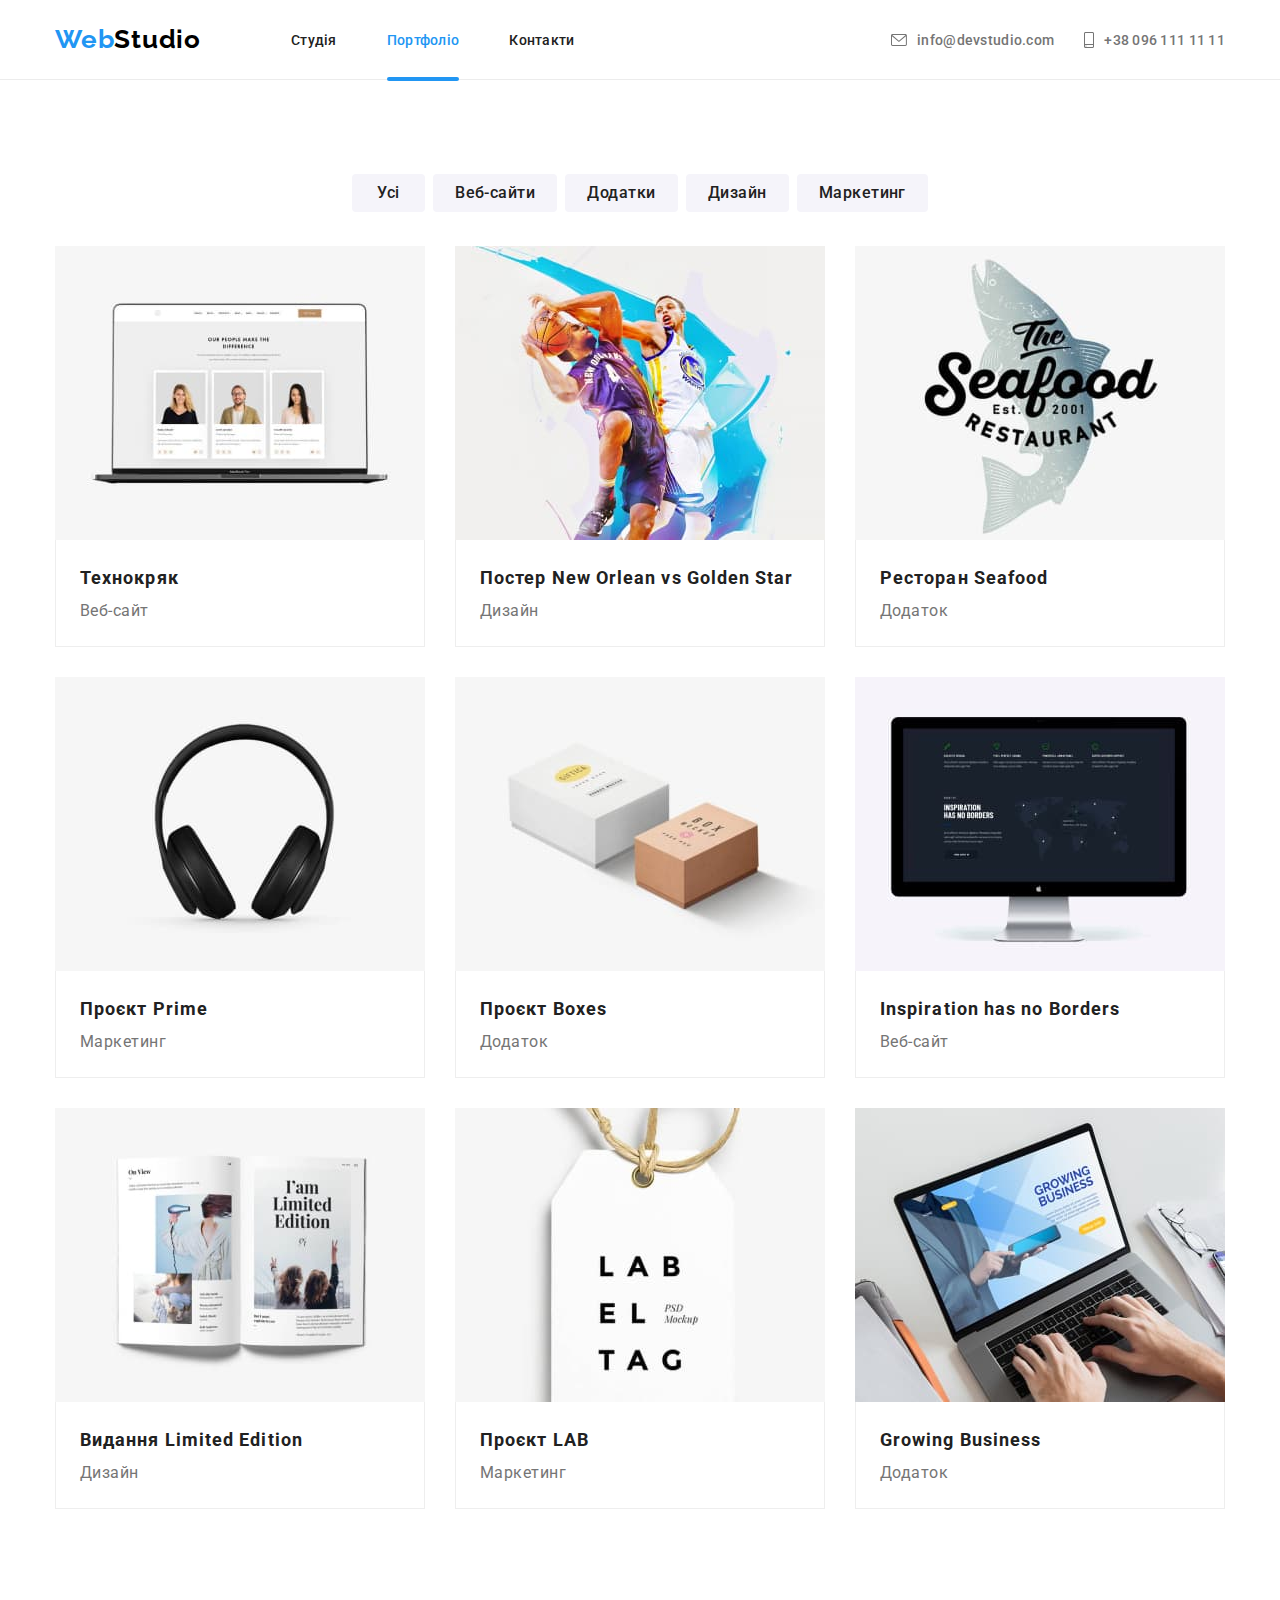
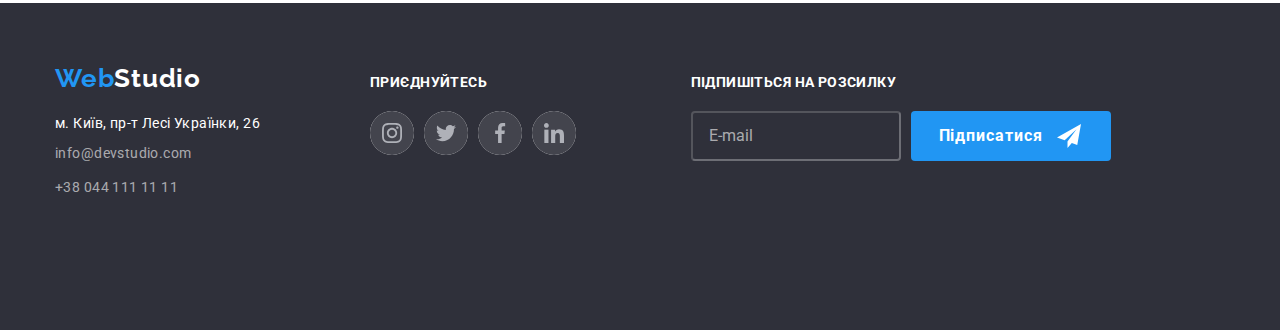
<file: portfolio.html>
<!DOCTYPE html>
<html lang="ua">
  <head>
    <meta charset="UTF-8" />
    <meta http-equiv="X-UA-Compatible" content="IE=edge" />
    <meta name="viewport" content="width=device-width, initial-scale=1.0" />
    <title>WebStudio</title>
    <link rel="preconnect" href="https://fonts.googleapis.com" />
    <link rel="preconnect" href="https://fonts.gstatic.com" crossorigin />
    <link
      href="https://fonts.googleapis.com/css2?family=Montserrat:wght@400;700&family=Raleway:wght@700&family=Roboto:wght@400;500;700;900&display=swap"
      rel="stylesheet"
    />
    <link
      rel="stylesheet"
      href="https://cdnjs.cloudflare.com/ajax/libs/modern-normalize/1.1.0/modern-normalize.min.css"
    />
    <link rel="stylesheet" href="./css/main.min.css" />
    <!-- <link rel="stylesheet" href="./css/styles.css" /> -->
  </head>

  <header class="header">
    <div class="container main-nav">
      <nav class="header__navigation">
        <a class="logo link" href="./index.html">
          <span class="logo">Web</span
          ><span class="logo logo--studio">Studio</span></a
        >
        <button
          class="menu-toggle js-open-menu"
          aria-expanded="false"
          aria-controls="mobile-menu"
        >
          <svg
            width="24"
            height="24"
            fill="currentColor"
            viewBox="0 0 20 20"
            xmlns="./images/icons.svg#icon-menu_24px"
          >
            <path
              fill-rule="evenodd"
              d="M3 5a1 1 0 011-1h12a1 1 0 110 2H4a1 1 0 01-1-1zM3 10a1 1 0 011-1h12a1 1 0 110 2H4a1 1 0 01-1-1zM3 15a1 1 0 011-1h12a1 1 0 110 2H4a1 1 0 01-1-1z"
              clip-rule="evenodd"
            ></path>
          </svg>
        </button>
        <ul class="header-list list link">
          <li class="header-list__menu">
            <a href="./index.html" class="header-list__link link"
              >Студія</a
            >
          </li>
          <li class="header-list__menu">
            <a href="./portfolio.html" class="header-list__link current link"
              >Портфоліо</a
            >
          </li>
          <li class="header-list__menu">
            <a href="#" class="header-list__link link">Контакти</a>
          </li>
        </ul>
      </nav>
      <ul class="header-contacts list">
        <li class="header-contacts__item">
          <a
            href="mailto:info@devstudio.com"
            class="header-contacts__link link"
          >
            <svg class="header-contacts__icon">
              <use href="./images/icons.svg#icon-envelope"></use>
            </svg>
            info@devstudio.com
          </a>
        </li>
        <li class="header-contacts__item">
          <a href="tel:+380961111111" class="header-contacts__link link">
            <svg class="header-contacts__icontel">
              <use href="./images/icons.svg#icon-smartphone"></use>
            </svg>
            +38 096 111 11 11
          </a>
        </li>
      </ul>
    </div>
  </header>
    <main>
      <section class="portfolio-menu">
        <div class="container">
          <h1 class="menu__title visually-hidden">Наші роботи</h1>
          <ul class="menu-list">
            <li class="menu-list__item list">
              <button class="menu-list__btn" type="button">Усі</button>
            </li>
            <li class="menu-list__item list">
              <button class="menu-list__btn" type="button">Веб-сайти</button>
            </li>
            <li class="menu-list__item list">
              <button class="menu-list__btn" type="button">Додатки</button>
            </li>
            <li class="menu-list__item list">
              <button class="menu-list__btn" type="button">Дизайн</button>
            </li>
            <li class="menu-list__item list">
              <button class="menu-list__btn" type="button">Маркетинг</button>
            </li>
          </ul>
          <ul class="grid list">
            <li class="grid__item">
              <a class="product link" href="#">
                <img class="product__pic" src="./images/img11.jpg" alt="Технокряк" width="370" height="295" />
                <div class="product__overlay">
                  <p class="product__overlay-text">
                    Ресурс пропонує комплексні пропозиції з різним рівнем функціоналу та сервісів.
                    Все це дозволить відвідувачу отримати вичерпні відомості про компанію чи
                    приватну особу.
                  </p>
                </div>

                <div class="product-box">
                  <h2 class="product__name">Технокряк</h2>
                  <p class="product__description">Веб-сайт</p>
                </div>
              </a>
            </li>
            <li class="grid__item">
              <a class="product link" href="#">
                <img class="product__pic" src="./images/img12.jpg" alt="Постер" width="370" height="295" />
                <div class="product-box">
                  <h2 class="product__name">
                    Постер <span lang="en">New Orlean vs Golden Star</span>
                  </h2>
                  <p class="product__description">Дизайн</p>
                </div>
              </a>
            </li>
            <li class="grid__item">
              <a class="product link" href="#">
                <img class="product__pic" src="./images/img13.jpg" alt="Ресторан" width="370" height="295" />
                <div class="product-box">
                  <h2 class="product__name">Ресторан <span lang="en">Seafood</span></h2>
                  <p class="product__description">Додаток</p>
                </div>
              </a>
            </li>
            <li class="grid__item">
              <a class="product link" href="#">
                <img class="product__pic" src="./images/img14.jpg" alt="Проєкт" width="370" height="295" />
                <div class="product-box">
                  <h2 class="product__name">Проєкт <span lang="en">Prime</span></h2>
                  <p class="product__description">Маркетинг</p>
                </div>
              </a>
            </li>
            <li class="grid__item">
              <a class="product link" href="#">
                <img class="product__pic" src="./images/img15.jpg" alt="Проєкт" width="370" height="295" />
                <div class="product-box">
                  <h2 class="product__name">Проєкт <span lang="en">Boxes</span></h2>
                  <p class="product__description">Додаток</p>
                </div>
              </a>
            </li>
            <li class="grid__item">
              <a class="product link" href="#">
                <img class="product__pic" src="./images/img16.jpg" alt="Сайт" width="370" height="295" />
                <div class="product-box">
                  <h2 class="product__name" lang="en">Inspiration has no Borders</h2>
                  <p class="product__description">Веб-сайт</p>
                </div>
              </a>
            </li>
            <li class="grid__item">
              <a class="product link" href="#">
                <img class="product__pic" src="./images/img17.jpg" alt="Видання" width="370" height="295" />
                <div class="product-box">
                  <h2 class="product__name">Видання <span lang="en">Limited Edition</span></h2>
                  <p class="product__description">Дизайн</p>
                </div>
              </a>
            </li>
            <li class="grid__item">
              <a class="product link" href="#">
                <img class="product__pic" src="./images/img18.jpg" alt="Проєкт" width="370" height="295" />
                <div class="product-box">
                  <h2 class="product__name">Проєкт <span lang="en">LAB</span></h2>
                  <p class="product__description">Маркетинг</p>
                </div>
              </a>
            </li>
            <li class="grid__item">
              <a class="product link" href="#">
                <img class="product__pic" src="./images/img19.jpg" alt="Додаток" width="370" height="295" />
                <div class="product-box">
                  <h2 class="product__name" lang="en">Growing Business</h2>
                  <p class="product__description">Додаток</p>
                </div>
              </a>
            </li>
          </ul>
        </div>
      </section>
    </main>
    <footer class="footer">
      <div class="container">
        <div class="footer-box">
          <div class="footer-box__element">
          <div class="footer-contacts">
            <a href="./index.html" class="logo link"
              ><span class="logo">Web</span
              ><span class="logo--studio-footer">Studio</span></a
            >
            <address class="footer-contacts">
              <ul class="footer-contacts__list list">
                <li class="footer-contacts__item">
                  <a
                    class="footer-contacts__link link"
                    href="https://goo.gl/maps/2xeQcar8ADR583f39"
                    target="_blank"
                    rel="noopener noreferrer"
                  >
                    м. Київ, пр-т Лесі Українки, 26 <br
                  /></a>
                </li>
                <li class="footer-contacts__item">
                  <a
                    class="footer-contacts__link-mail link"
                    href="mailto:info@devstudio.com"
                    >info@devstudio.com</a
                  >
                </li>
                <li class="footer-contacts__item">
                  <a class="footer-contacts__link-tel link" href="tel:+380441111111"
                    >+38 044 111 11 11</a
                  >
                </li>
              </ul>
            </address>
          </div>

          <div class="footer-social">
            <p class="footer-social__title">приєднуйтесь</p>
            <ul class="social-icons social-icons--footer list">
              <li class="social-icons__item">
                <a href="#" class="social-icons__link social-icons__link--footer">
                  <svg class="social-icons__pic">
                    <use href="./images/icons.svg#icon-instagram-2"></use>
                  </svg>
                </a>
              </li>
              <li class="social-icons__item">
                <a href="#" class="social-icons__link social-icons__link--footer">
                  <svg class="social-icons__pic">
                    <use href="./images/icons.svg#icon-twitter-1"></use>
                  </svg>
                </a>
              </li>
              <li class="social-icons__item">
                <a href="#" class="social-icons__link social-icons__link--footer">
                  <svg class="social-icons__pic">
                    <use href="./images/icons.svg#icon-facebook-1"></use>
                  </svg>
                </a>
              </li>
              <li class="social-icons__item">
                <a href="#" class="social-icons__link social-icons__link--footer">
                  <svg class="social-icons__pic">
                    <use href="./images/icons.svg#icon-linkedin-1"></use>
                  </svg>
                </a>
              </li>
            </ul>
          </div>
        </div>
          <div class="footer-invite">
            <p class="footer-invite__title">Підпишіться на розсилку</p>
            <form class="footer-invite__form">
              <div class="footer-invite__wrapper">
                <label class="footer-invite__field" for="user_email">
                  <input
                    class="footer-invite__input"
                    type="email"
                    name="user_email"
                    minlength="3"
                    maxlength="25"
                    placeholder="E-mail"
                  />
                </label>
                <div class="modal-wrapper">
                  <button class="modal-btn-send-footer">Підписатися</button>
                  <svg class="footer-form-icons">
                    <use href="./images/icons.svg#icon-icon-send"></use>
                  </svg>
                </div>
              </div>
            </form>
          </div>
        </div>
      </div>
    </footer>
  </body>
</html>
</file>
<file: css/styles.css>
/* :root {
  --first-title-color: #ffffff;
  --second-title-color: #212121;
  --first-btn-background-color: #2196f3;
  --second-btn-background-color: #f5f4fa;
} */
/* body {
  font-family: 'Roboto', sans-serif;
  background-color: #ffffff;
} */
/* .list {
  list-style: none;
  padding: 0;
  margin: 0;
}
.link {
  text-decoration: none;
} */
/* img {
  display: block;
} */
/* .container {
  width: 1200px;
  padding-left: 15px;
  padding-right: 15px;
  margin-left: auto;
  margin-right: auto;
} */
/* h1,
h2,
h3,
p {
  margin: 0px;
}
ul,
ol {
  margin: 0px;
  padding: 0px;
}
button {
  padding: 0px;
  border: none;
} */
/*-------------------------------------Header------------------------------------------------*/
/* .header {
  background-color: #ffffff;
  border-bottom: 1px solid#ECECEC;
  height: 80px;
}
.header__container {
  width: 1200px;
  padding-left: 15px;
  padding-right: 15px;
  padding-top: 24px;
  padding-bottom: 24px;
  margin-left: auto;
  margin-right: auto;
}
.main-nav {
  display: flex;
  align-items: center;
  justify-content: space-between;
}

.header__logo {
  font-family: 'Raleway';
  font-weight: 700;
  font-size: 26px;
  line-height: 1.19;
  letter-spacing: 0.03em;
  color: #2196f3;
}
.header__logo--studio {
  color: black;
}

.header-list {
  display: flex;
  margin-left: 94px;
}
.header-list__menu {
  font-weight: 500;
  font-size: 14px;
  line-height: calc(16 / 14);
  letter-spacing: 0.02em;
  color: #212121;
  margin-right: 50px;

  transition: color 250ms cubic-bezier(0.4, 0, 0.2, 1);
}
.header-list__link {
  position: relative;

  padding-top: 32px;
  padding-bottom: 32px;
  padding-left: 0;
  padding-right: 0;
}
.header-list__menu:last-child {
  margin-right: 0px;
}
.current {
  color: #2196f3;
}
.header-list__menu:hover {
  color: #2196f3;
}
.header-list__menu:focus {
  color: #2196f3;
}
.current::after {
  position: absolute;
  content: '';
  bottom: 0;
  left: 0;
  display: block;
  width: 100%;
  height: 4px;
  border-radius: 2px 2px;

  background-color: #2196f3;
}

.header-contacts {
  display: flex;
  margin-left: auto;
}
.header-contacts__item {
  margin-left: 30px;
  margin-right: 0px;
}

.header-contacts__link {
  display: flex;
  justify-content: center;
  align-items: center;
  font-weight: 500;
  font-size: 14px;
  line-height: calc(16 / 14);
  letter-spacing: 0.02em;
  color: #757575;

  transition: color 250ms cubic-bezier(0.4, 0, 0.2, 1);
}

.header-contacts__item:last-child {
  margin-right: 0px;
}

.header-contacts__link:hover,
.header-contacts__link:focus {
  color: #2196f3;
}

.header-contacts__icon {
  width: 16px;
  height: 12px;
  fill: currentColor;
  background: #ffffff;
  margin-right: 10px;
}

.header-contacts__icontel {
  width: 10px;
  height: 16px;
  fill: currentColor;
  background: #ffffff;
  margin-right: 10px;
} */
/*-------------------------------------main page------------------------------------------------*/

/*-------------------------------------about----------------------------------------------------*/
/* .about {
  padding-top: 200px;
  padding-bottom: 200px;
  background-color: #2f303a;
}
.overlay {
  max-width: 1600px;
  height: 600px;
  margin-left: auto;
  margin-right: auto;
  background-image: linear-gradient(
      to right,
      rgba(47, 48, 58, 0.4),
      rgba(47, 48, 58, 0.4)
    ),
    url(../images/Img20.jpg);
  background-repeat: no-repeat;
  background-position: center;
  background-size: cover;
}
/* .about-container {
  text-align: center;
  margin-top: 0px;
/* } */
/* .about__title {
  font-weight: 900;
  font-size: 44px;
  line-height: 1.36;
  text-align: center;
  letter-spacing: 0.06em;
  text-transform: uppercase;
  color: var(--first-title-color);
  margin-top: 0px;
  margin-bottom: 0px;
  width: 690px;
  margin-left: auto;
  margin-right: auto;
}
.about__btn {
  background: var(--first-btn-background-color);
  padding: 10px 32px;
  font-weight: 700;
  font-size: 16px;
  line-height: 1.88;
  display: flex;
  align-items: center;
  text-align: center;
  letter-spacing: 0.06em;
  color: #ffffff;
  margin-top: 30px;
  margin-left: auto;
  margin-right: auto;
  border: 0;
  border-radius: 4px;
  cursor: pointer;

  transition: background-color 250ms cubic-bezier(0.4, 0, 0.2, 1);
}
.about__btn:hover {
  background-color: #0f7fdb;
}
.about__btn:focus {
  background-color: #0f7fdb;
}  */

/*-------------------------------------Benefits-------------------------------------------*/
/* .benefits {
  background-color: #ffffff;
  padding-top: 94px;
  padding-bottom: 0;
  margin-top: 0px;
  margin-bottom: 94px;
}

.visually-hidden {
  position: absolute;
  white-space: nowrap;
  width: 1px;
  height: 1px;
  overflow: hidden;
  border: 0;
  padding: 0;
  clip: rect(0 0 0 0);
  clip-path: inset(50%);
  margin: -1px;
}
.benefits-list {
  display: flex;
  margin-top: 0px;
  margin-bottom: 0px;
}
.benefits-list__item:last-child {
  margin-right: 0px;
}
.benefits-list__item::before {
  content: '';
  display: block;
  background-color: #f5f4fa;
  border-radius: 4px;
  height: 120px;
  background-repeat: no-repeat;
  background-size: 70px 70px;
  background-position: center;
  margin-bottom: 30px;
}
.benefits-list__item {
  width: 270px;
  margin-right: 30px;
}
.benefits-list__title {
  font-weight: 700;
  font-size: 14px;
  line-height: 1.14;
  letter-spacing: 0.03em;
  text-transform: uppercase;
  color: var(--second-title-color);
  margin-top: 0px;
  margin-bottom: 0px;
}

.benefits-list__icon-ant::before {
  background-image: url(../images/antenna\ 1.svg);
}
.benefits-list__icon-clock::before {
  background-image: url(../images/clock\ 1.svg);
}
.benefits-list__icon-diagram::before {
  background-image: url(../images/diagram\ 1.svg);
}
.benefits-list__icon-astr::before {
  background-image: url(../images/astronaut\ 1.svg);
}

.benefits-list__text {
  font-size: 14px;
  line-height: 1.71;
  letter-spacing: 0.03em;
  color: #757575;
  margin-top: 10px;
} */
/*----------------------------------------img-----------------------------------------*/
/* .img {
  background: #ffffff;
  padding-top: 0px;
  padding-bottom: 94px;
}

.img__title {
  font-weight: 700;
  font-size: 36px;
  line-height: 1.16;
  text-align: center;
  letter-spacing: 0.03em;
  color: var(--second-title-color);
  margin-top: 0px;
  margin-bottom: 50px;
}
.img__list {
  display: flex;
  margin-top: 0px;
  /*margin-bottom: 94px; */
/* }
.img__item {
  position: relative;
  width: 370px;
  margin-right: 30px;
}
.img__item:only-child {
  margin-right: 0;
}

.img__overlay-box {
  position: absolute;
  bottom: 0;
  display: flex;
  width: 100%;
  height: 70px;
  align-items: center;
  justify-content: center;
  background-color: rgba(47, 48, 58, 0.8);
}

.img__overlay-title {
  color: #ffffff;
  text-transform: uppercase;
  font-weight: 700;
  font-size: 14px;
  line-height: 1.14;
  letter-spacing: 0.03em;
  text-align: center;
} */ */

/*--------------------------------------staff------------------------------------------------*/
/* .staff {
  background-color: #f5f4fa;
  padding-top: 94px;
  padding-bottom: 94px;
}

.staff__title-top {
  font-weight: 700;
  font-size: 36px;
  line-height: 1.16;
  text-align: center;
  letter-spacing: 0.03em;
  color: var(--second-title-color);
  margin-top: 0px;
  margin-bottom: 0px;
}
.staff-list {
  display: flex;
  margin-top: 50px;
  justify-content: center;
}
.staff-list__item {
  width: 270px;
  margin-right: 30px;
  background-color: #ffffff;
  box-shadow: 0px 1px 3px rgba(0, 0, 0, 0.12), 0px 1px 1px rgba(0, 0, 0, 0.14),
    0px 2px 1px rgba(0, 0, 0, 0.2);
  border-radius: 0px 0px 4px 4px;
}
.staff-list__item:last-child {
  margin-right: 0;
}
.staff-list__title {
  font-family: 'Roboto';
  font-style: normal;
  font-weight: 500;
  font-size: 16px;
  line-height: 1.18;
  letter-spacing: 0.03em;
  color: var(--second-title-color);
  text-align: center;
  margin-top: 0px;
  margin-bottom: 0px;
  padding-top: 30px;
}
.staff-list__text {
  font-weight: 400;
  font-size: 16px;
  line-height: 1.18;
  letter-spacing: 0.03em;
  color: #757575;
  text-align: center;
  margin-top: 10px;
  margin-bottom: 16px;
  padding-bottom: 0px;
}
.staff-icons {
  display: flex;
  gap: 10px;
  padding-left: 32px;
  padding-right: 32px;
  margin-bottom: 30px;
}
.staff-icons__item {
  width: 44px;
  height: 44px;
  border-radius: 50%;
  background-color: #ffffff;
}
.staff-icons__link {
  display: flex;
  justify-content: center;
  align-items: center;
  border-radius: 50%;

  width: 100%;
  height: 100%;

  transition: background-color 250ms cubic-bezier(0.4, 0, 0.2, 1);
}
.staff-icons__link:hover {
  background-color: #2196f3;
}

.staff-icons__pic {
  fill: #afb1b8;
  width: 20px;
  height: 20px;

  transition: fill 250ms cubic-bezier(0.4, 0, 0.2, 1);
}
.staff-icons__link:hover .staff-icons__pic {
  fill: #ffffff;
} */
/*-------------------------------------Customers------------------------------------------------*/
/* .customers {
  background-color: #ffffff;
  padding-top: 94px;
  padding-bottom: 94px;
  margin-left: auto;
  margin-right: auto;
}

.customers__title {
  font-weight: 700;
  font-size: 36px;
  line-height: 1.16;
  text-align: center;
  letter-spacing: 0.03em;
  color: var(--second-title-color);
  margin-top: 0px;
  margin-bottom: 0px;
}
.customers-list {
  display: flex;
  flex-wrap: wrap;
  gap: 30px;
  padding-bottom: 0px;
  padding-top: 50px;
}
.customers-list__item {
  height: 92px;
  width: calc((100% - 30px * 5) / 6);
}

.customers-list__link {
  display: flex;
  justify-content: center;
  align-items: center;
  text-align: center;
  width: 100%;
  height: 100%;
  border: 1px solid #afb1b8;
  border-radius: 4px;
  background-color: #ffffff;

  transition: border-color 250ms cubic-bezier(0.4, 0, 0.2, 1);
}
.customers-list__link:hover {
  border-color: #2196f3;
}
.customers-list__link:hover .customers-list__icon {
  fill: #2196f3;
}
.customers-list__icon {
  width: 106px;
  height: 60px;
  fill: #afb1b8;

  transition: fill 250ms cubic-bezier(0.4, 0, 0.2, 1);
} */

/*-------------------------------------Portfolio------------------------------------------------*/
/*-------------------------------------menu------------------------------------------------*/
/* .menu {
  padding-top: 94px;
  padding-bottom: 94px;
  background-color: #ffffff;
}
.menu__title {
  position: absolute;
  white-space: nowrap;
  width: 1px;
  height: 1px;
  overflow: hidden;
  border: 0;
  padding: 0;
  clip: rect(0 0 0 0);
  clip-path: inset(50%);
  margin: -1px;
}
.menu-list {
  display: flex;
  justify-content: center;

  margin-bottom: 34px;
}
.menu-list__item {
  margin-right: 8px;
  margin-bottom: 0px;
}
.menu-list__item:last-child {
  margin-right: 0px;
}

.menu-list__btn {
  display: inline-block;
  font-family: inherit;
  font-weight: 500;
  font-size: 16px;
  line-height: 1.62;
  text-align: center;
  letter-spacing: 0.03em;
  color: #212121;
  background-color: #f5f4fa;
  border-radius: 4px;
  padding: 6px 22px;
  min-width: 73px;
  border: none;
  cursor: pointer;

  transition: background-color 250ms cubic-bezier(0.4, 0, 0.2, 1),
    color 250ms cubic-bezier(0.4, 0, 0.2, 1);
}
.menu-list__btn:hover {
  background-color: var(--first-btn-background-color);
  color: #ffffff;
}
.menu-list__btn:focus {
  background-color: #f5f4fa;
  color: #000;
} */
/*---------------------------------------projects-------------------------------------------*/
/* .grid {
  display: flex;
  flex-wrap: wrap;
  gap: 30px;
}
.grid__item {
  width: 370px;
  background-color: #ffffff;

  transition: transform 250ms cubic-bezier(0.4, 0, 0.2, 1);
}

.grid__item:nth-child(3n) {
  margin-right: 0px;
}
.grid__item:nth-last-child(-n + 3) {
  margin-bottom: 0px;
}
.grid__item:hover .product__overlay {
  transform: translateX(0%);
}
.grid__item:hover .product__overlay-text {
  transform: translateX(0%);
} */
/* 
.product__overlay {
  position: absolute;
  top: 0;
  left: 0;
  display: block;
  width: 370px;
  height: 295px;
  background-color: rgba(33, 150, 243, 0.9);

  transform: translateY(100%);
  transition: transform 250ms cubic-bezier(0.4, 0, 0.2, 1);
} */
/* .product {
  position: relative;
  display: block;
  overflow: hidden;

  transition: box-shadow 250ms cubic-bezier(0.4, 0, 0.2, 1);
}

.product:hover {
  box-shadow: 0px 1px 1px rgba(0, 0, 0, 0.12), 0px 4px 4px rgba(0, 0, 0, 0.06),
    1px 4px 6px rgba(0, 0, 0, 0.16);
} */
/* .product__overlay-text {
  display: block;
  color: #ffffff;
  font-weight: 400;
  font-size: 18px;
  line-height: 1.33;
  text-align: left;
  letter-spacing: 0.03em;

  padding: 63px 24px;
  overflow: hidden;

  opacity: 1;
  transform: translateY(100%);
  transition: transform 250ms cubic-bezier(0.4, 0, 0.2, 1);
} */

/* .product-box {
  position: relative;

  border: 1px solid#EEEEEE;
  background-color: white;
  border-top: 0;
  padding: 20px 0;
}

.product__name {
  font-weight: 700;
  font-size: 18px;
  line-height: 2;
  letter-spacing: 0.06em;
  color: var(--second-title-color);
  padding-left: 24px;
  padding-left: 24px;
}
.product__description {
  font-weight: 400;
  font-size: 16px;
  line-height: calc(30 / 16);
  letter-spacing: 0.03em;
  color: #757575;
  padding-left: 24px;
  padding-left: 24px;
} */
/*-------------------------------------------------------Footer----------------------------------*/
/* .footer {
  background-color: #2f303a;
  padding-top: 60px;
  padding-bottom: 60px;
}
.footer-box {
  display: flex;
  align-items: baseline;
}
.footer-contacts {
  margin-right: 70px;
}

.footer-logo {
  font-family: 'Raleway';
  font-weight: 700;
  font-size: 26px;
  line-height: 1.19;
  letter-spacing: 0.03em;
  color: #2196f3;
  display: inline-block;
}
.footer-logo-s {
  color: black;
  display: inline-block;
}

.footer-contacts__link:hover {
  color: #2196f3;
}
.footer-contacts__link:focus {
  color: #2196f3;
}
.footer-contacts__link-mail:hover {
  color: #2196f3;
}
.footer-contacts__link-mail:focus {
  color: #2196f3;
}
.footer-contacts__link-tel:hover {
  color: #2196f3;
}
.footer-contacts__link-tel:focus {
  color: #2196f3;
}
.footer-contacts__link {
  font-style: normal;
  font-size: 14px;
  line-height: 1.17;
  letter-spacing: 0.03em;
  color: #ffffff;

  transition: color 250ms cubic-bezier(0.4, 0, 0.2, 1);
}
.footer-contacts__link-mail {
  font-style: normal;
  font-size: 14px;
  line-height: 1.71;
  letter-spacing: 0.03em;
  color: rgba(255, 255, 255, 0.6);

  transition: color 250ms cubic-bezier(0.4, 0, 0.2, 1);
} */
/* .footer-contacts__link-tel {
  font-style: normal;
  font-size: 14px;
  line-height: 1.71;
  letter-spacing: 0.03em;
  color: rgba(255, 255, 255, 0.6);

  transition: color 250ms cubic-bezier(0.4, 0, 0.2, 1);
}
.footer-contacts__logo {
  color: #2196f3;
}
.footer-contacts__logo--studio {
  color: #ffffff;
}
.footer-contacts__list {
  display: inline-block;
  margin-top: 20px;
  padding-left: 0px;
}
.footer-contacts__item {
  margin-bottom: 10px;
}
.footer-social {
  margin-right: 93px;
}
.footer-invite__title {
  font-weight: 700;
  font-size: 14px;
  line-height: 1.14;
  text-align: left;
  letter-spacing: 0.03em;
  color: var(--first-title-color);
  text-transform: uppercase;
  margin-top: 0px;
  margin-bottom: 20px; */
/* }
/* .social-list {
  display: flex;
  gap: 10px;
  /* padding-left: 32px;
  padding-right: 32px; */
  /* margin-bottom: 30px; */
/* }  */
/* .footer-social__title {
  font-weight: 700;
  font-size: 14px;
  line-height: 1.14;
  text-align: left;
  letter-spacing: 0.03em;
  color: var(--first-title-color);
  text-transform: uppercase;
  margin-top: 0px;
  margin-bottom: 20px;
} */
/* .social-list__item {
  width: 44px;
  height: 44px;
  border-radius: 50%;
  background-color: #43444d;
}

.social-list__icon {
  fill: #eeeeee;
  width: 20px;
  height: 20px;
}

.footer-invite__wrapper {
  display: flex;
  align-items: center;
  justify-content: center;
  gap: 12px;
/* } */
/* .footer-invite__input {
  width: 358px;
  height: 50px;
  color: #eeeeee;
  border-color: rgba(255, 255, 255, 0.3);
  background-color: transparent;
  border-radius: 4px;
  padding-left: 16px;
}
.footer-invite__input::placeholder {
  color: rgba(255, 255, 255, 0.6);
  padding-top: 15px;
  padding-bottom: 15px;
} */
/* .modal-wrapper {
  position: relative; */
/* }
.modal-btn-send-footer {
  background: var(--first-btn-background-color);
  width: 200px;
  padding-top: 10px;
  padding-bottom: 10px;
  padding-left: 28px;
  padding-right: 0px;

  font-weight: 700;
  font-size: 16px;
  line-height: 1.87;
  display: inline-flex;
  align-items: center;
  text-align: center;
  letter-spacing: 0.06em;
  color: #ffffff;
  margin-top: 0px;
  margin-left: auto;
  margin-right: auto;
  border: 0;
  border-radius: 4px;
  cursor: pointer;

  transform: background-color 250ms cubic-bezier(0.4, 0, 0.2, 1);
}
.modal-btn-send-footer:hover {
  background-color: #0f7fdb;
} */
/* .footer-form-icons {
  position: absolute;
  bottom: 50%;
  right: 15%;
  transform: translateY(50%);

  display: block;
  width: 24px;
  height: 24px;
  fill: #eeeeee;

  margin-left: 10px;
}  */
/*---------------------------------------------modal---------------------------------------------------*/
/* .backdrop {
  position: fixed;
  top: 0;
  left: 0;
  width: 100%;
  height: 100%;
  background-color: rgba(0, 0, 0, 0.2);

  opacity: 1;
  transition: opacity 250ms cubic-bezier(0.4, 0, 0.2, 1);
}
.backdrop.is-hidden {
  opacity: 0;
  visibility: visible;
  pointer-events: none;
}
.backdrop.is-hidden .modal {
  transform: translate(-50%, -50%) scale(0.9);
}

.modal {
  position: absolute;
  top: 50%;
  left: 50%;
  width: 528px;
  height: 581px;
  background-color: #ffffff;
  border-radius: 4px;
  padding: 40px;

  transform: translate(-50%, -50%) scale(1);
  transition: transform 250ms cubic-bezier(0.4, 0, 0.2, 1);
}
.modal-btn-close {
  position: absolute;
  top: 8px;
  right: 8px;
  width: 30px;
  height: 30px;
  border: 1px solid rgba(0, 0, 0, 0.1);
  border-radius: 50%;
  background-color: #ffffff;
  cursor: pointer;
}
.modal-img {
  display: flex;
  justify-content: center;
  align-items: center;
  width: 18px;
  height: 18px;
  fill: #000000;
  margin-left: auto;
  margin-right: auto;
}

/*---------------------------------------------modal form---------------------------------------------------*/
/* .modal__title {
  text-align: center;

  font-weight: 700;
  font-size: 20px;
  line-height: 1.15;
  letter-spacing: 0.03em;
  color: #212121;
  margin-bottom: 12px;
}

.modal-group__field {
  display: block;
  margin-bottom: 10px;
} */
/* .modal-group__input {
  width: 100%;
  height: 40px;
  background-color: transparent;
  padding-left: 42px;
  border: 1px solid rgba(33, 33, 33, 0.2);
  border-radius: 4px;
  font-size: 12px;
  line-height: calc(1 / 12);
  letter-spacing: 0.01em;
  margin-top: 4px;

  transition: outline-color 250ms cubic-bezier(0.4, 0, 0.2, 1),
    fill 250ms cubic-bezier(0.4, 0, 0.2, 1);
}
.modal-group__input:focus {
  outline-color: #2196f3;
}
.modal-group__input:focus + .modal-group__pic {
  fill: #2196f3;
}

.modal-group__text {
  font-weight: 400;
  font-size: 12px;
  line-height: 1;
  letter-spacing: 0.01em;
  color: #757575;
  text-align: left;
}
.modal-group__textarea {
  resize: none;
  max-width: 448px;
  max-height: 120px;
  border-color: rgba(33, 33, 33, 0.2);
  font-size: 12px;
  line-height: calc(1 / 12);
  letter-spacing: 0.01em;
  border-radius: 4px;
  padding: 12px 16px;
}
.modal-group__textarea:focus {
  outline-color: #2196f3;
} */
/* .modal-group__textarea::placeholder {
  font-weight: 400;
  font-size: 12px;
  line-height: calc(1 / 12);
  letter-spacing: 0.01em;
  text-align: left;
  color: rgba(117, 117, 117, 0.5);
  text-align: left;
}
.checkbox {
  margin-top: 20px;
}

.checkbox__input {
  appearance: none;
}
.checkbox__input-noagree {
  position: absolute;
  top: 50%;
  left: 5%;
  transform: translateY(-50%);
  display: inline-block;
  width: 16px;
  height: 15px;
  border-radius: 4px;
  border: 2px solid#212121;
}

.checkbox__input:checked + .checkbox__input-noagree {
  background-image: url(../images/icon\ check.svg);
  background-color: #2196f3;
  fill: #ffffff;
  background-size: contain;
  background-origin: border-box;
  background-position: center;
  border-color: #2196f3;
}

.checkbox__field {
  position: relative;
  display: flex;
  justify-content: center;
  align-items: center;
  gap: 7px;
}
.checkbox__text {
  font-weight: 400;
  font-size: 14px;
  line-height: 1;
  letter-spacing: 0.01em;
  color: #757575;
  text-align: left;
} */
/* .checkbox__agreement {
  font-weight: 400;
  font-size: 14px;
  line-height: 1.71;
  letter-spacing: 0.01em;
  color: #2196f3;
  border-bottom: 1px solid #2196f3;
  text-underline-position: 1px, under;
  text-align: left;
}
.modal-group__icons {
  position: relative;
  display: block;
}
.modal-group__pic {
  position: absolute;
  top: 50%;
  left: 12px;
  width: 18px;
  height: 18px;

  transform: translateY(-50%);
}
.modal-btn-send {
  background: var(--first-btn-background-color);
  padding: 10px 52px;
  font-weight: 700;
  font-size: 16px;
  line-height: 1.87;
  display: flex;
  align-items: center;
  text-align: center;
  letter-spacing: 0.06em;
  color: #ffffff;
  margin-top: 30px;
  margin-left: auto;
  margin-right: auto;
  border: 0;
  border-radius: 4px;
  cursor: pointer;
  transition: background-color 250ms cubic-bezier(0.4, 0, 0.2, 1);
} */

/* .modal-btn-send:hover {
  background-color: #0f7fdb;
}
.modal-btn-send:focus {
  background-color: #0f7fdb;
} */
</file>
<file: css/main.min.css>
:root{--first-title-color: #ffffff;--second-title-color: #212121;--first-btn-background-color: #2196f3;--second-btn-background-color: #f5f4fa}h1,h2,h3,p{margin:0px}ul,ol{margin:0px;padding:0px}button{padding:0px;border:none}img{display:block;max-width:100%;height:auto;-o-object-fit:cover;object-fit:cover;-o-object-position:center;object-position:center}html{scroll-behavior:smooth}.list{list-style:none;padding:0;margin:0}.link{text-decoration:none}body{font-family:"Roboto",sans-serif;background-color:#fff}img{display:block}.container{width:100%;padding-left:15px;padding-right:15px;margin-left:auto;margin-right:auto}@media screen and (min-width: 768px){.container{max-width:738px}}@media screen and (min-width: 1200px){.container{max-width:1200px}}.header{background-color:#fff;border-bottom:1px solid #ececec;height:60px;display:-webkit-box;display:-ms-flexbox;display:flex;-webkit-box-align:center;-ms-flex-align:center;align-items:center}@media screen and (min-width: 768px){.header{height:80px}}@media screen and (min-width: 768px){.main-nav{display:-webkit-box;display:-ms-flexbox;display:flex;-webkit-box-align:center;-ms-flex-align:center;align-items:center}}.header__navigation{display:-webkit-box;display:-ms-flexbox;display:flex;-webkit-box-align:center;-ms-flex-align:center;align-items:center}.header-list{display:none}@media screen and (min-width: 768px){.header-list{display:-webkit-box;display:-ms-flexbox;display:flex;margin-left:90px}}.header-list__menu{font-weight:500;font-size:14px;line-height:1.1428571429;letter-spacing:.02em;color:#212121;margin-right:30px;-webkit-transition:color 250ms cubic-bezier(0.4, 0, 0.2, 1);transition:color 250ms cubic-bezier(0.4, 0, 0.2, 1)}@media screen and (min-width: 1200px){.header-list__menu{margin-right:50px}}.header-list__link{position:relative;color:#212121}.header-list__link.current{color:#2196f3}.header-list__link.current::after{position:absolute;content:"";bottom:-33px;left:0;display:block;width:100%;height:4px;border-radius:2px 2px;background-color:#2196f3}.header-list__menu:hover{color:#2196f3}.header-list__menu:focus{color:#2196f3}.header-list__menu:last-child{margin-right:0px}@media screen and (max-width: 767.98px){.header-contacts{display:none}}@media screen and (min-width: 768px){.header-contacts{margin-left:90px}}@media screen and (min-width: 1200px){.header-contacts{display:-webkit-box;display:-ms-flexbox;display:flex;-webkit-box-align:center;-ms-flex-align:center;align-items:center;margin-left:auto}}@media screen and (min-width: 768px){.header-contacts__item:not(:last-child){margin-bottom:10px}}@media screen and (min-width: 1200px){.header-contacts__item{margin-left:30px;margin-bottom:0px}.header-contacts__item:not(:last-child){margin-bottom:0px}}.header-contacts__link{display:-webkit-box;display:-ms-flexbox;display:flex;-webkit-box-align:center;-ms-flex-align:center;align-items:center;font-weight:500;font-size:14px;line-height:1.1428571429;letter-spacing:.02em;color:#757575;-webkit-transition:color 250ms cubic-bezier(0.4, 0, 0.2, 1);transition:color 250ms cubic-bezier(0.4, 0, 0.2, 1)}.header-contacts__link:hover,.header-contacts__link:focus{color:#2196f3}.header-contacts__icon{width:16px;height:12px;fill:currentColor;background:#fff;margin-right:10px}.header-contacts__icontel{width:10px;height:16px;fill:currentColor;background:#fff;margin-right:10px}.logo{font-family:"Raleway";font-weight:700;font-size:26px;line-height:1.19;letter-spacing:.03em;color:#2196f3}.logo--studio{color:#000}.logo--studio-footer{color:#fff}.title{font-weight:700;font-size:28px;line-height:1.1785714286;text-align:center;letter-spacing:.03em;color:var(--second-title-color);margin-bottom:30px}@media screen and (min-width: 768px){.title{font-weight:700;font-size:28px;line-height:1.1785714286;text-align:center;letter-spacing:.03em;color:var(--second-title-color);margin-bottom:30px}}@media screen and (min-width: 1200px){.title{font-weight:700;font-size:36px;line-height:1.1666666667;text-align:center;letter-spacing:.03em;color:var(--second-title-color);margin-bottom:50px}}.about{padding-top:118px;padding-bottom:118px;background-color:#2f303a}@media screen and (min-width: 1200px){.about{padding-top:200px;padding-bottom:200px}}.about__title{font-weight:900;font-size:26px;line-height:1.6153846154;text-align:center;letter-spacing:.06em;text-transform:uppercase;color:var(--first-title-color);margin-top:0px;margin-bottom:0px;margin-left:auto;margin-right:auto}@media screen and (min-width: 768px){.about__title{width:360px}}@media screen and (min-width: 1200px){.about__title{font-size:44px;line-height:1.36;width:696px}}.about__btn{background:var(--first-btn-background-color);padding:10px 32px;font-weight:700;font-size:16px;line-height:1.88;display:-webkit-box;display:-ms-flexbox;display:flex;-webkit-box-align:center;-ms-flex-align:center;align-items:center;text-align:center;letter-spacing:.06em;color:#fff;margin-top:30px;margin-left:auto;margin-right:auto;border:0;border-radius:4px;cursor:pointer;-webkit-transition:background-color 250ms cubic-bezier(0.4, 0, 0.2, 1);transition:background-color 250ms cubic-bezier(0.4, 0, 0.2, 1)}.about__btn:hover{background-color:#0f7fdb}.about__btn:focus{background-color:#0f7fdb}.overlay{max-width:1600px;margin-left:auto;margin-right:auto;background-repeat:no-repeat;background-position:center;background-size:cover;background-image:-webkit-gradient(linear, left top, right top, from(rgba(47, 48, 58, 0.4)), to(rgba(47, 48, 58, 0.4))),url(../images/overlay/img_mob1x.jpg);background-image:linear-gradient(to right, rgba(47, 48, 58, 0.4), rgba(47, 48, 58, 0.4)),url(../images/overlay/img_mob1x.jpg)}@media(min-device-pixel-ratio: 2),(-webkit-min-device-pixel-ratio: 2),(min-resolution: 192dpi),(min-resolution: 2dppx){.overlay{background-image:-webkit-gradient(linear, left top, right top, from(rgba(47, 48, 58, 0.4)), to(rgba(47, 48, 58, 0.4))),url(./images/overlay/img_mob2x.jpg);background-image:linear-gradient(to right, rgba(47, 48, 58, 0.4), rgba(47, 48, 58, 0.4)),url(./images/overlay/img_mob2x.jpg)}}@media screen and (min-width: 768px){.overlay{background-image:-webkit-gradient(linear, left top, right top, from(rgba(47, 48, 58, 0.4)), to(rgba(47, 48, 58, 0.4))),url(../images/overlay/img_tab1x.jpg);background-image:linear-gradient(to right, rgba(47, 48, 58, 0.4), rgba(47, 48, 58, 0.4)),url(../images/overlay/img_tab1x.jpg)}}@media screen and (min-width: 768px)and (min-device-pixel-ratio: 2),screen and (min-width: 768px)and (-webkit-min-device-pixel-ratio: 2),screen and (min-width: 768px)and (min-resolution: 192dpi),screen and (min-width: 768px)and (min-resolution: 2dppx){.overlay{background-image:-webkit-gradient(linear, left top, right top, from(rgba(47, 48, 58, 0.4)), to(rgba(47, 48, 58, 0.4))),url(../images/overlay/img_tab2x.jpg);background-image:linear-gradient(to right, rgba(47, 48, 58, 0.4), rgba(47, 48, 58, 0.4)),url(../images/overlay/img_tab2x.jpg)}}@media screen and (min-width: 1200px){.overlay{background-image:-webkit-gradient(linear, left top, right top, from(rgba(47, 48, 58, 0.4)), to(rgba(47, 48, 58, 0.4))),url(../images/overlay/img_des1x.jpg);background-image:linear-gradient(to right, rgba(47, 48, 58, 0.4), rgba(47, 48, 58, 0.4)),url(../images/overlay/img_des1x.jpg)}}@media screen and (min-width: 1200px)and (min-device-pixel-ratio: 2),screen and (min-width: 1200px)and (-webkit-min-device-pixel-ratio: 2),screen and (min-width: 1200px)and (min-resolution: 192dpi),screen and (min-width: 1200px)and (min-resolution: 2dppx){.overlay{background-image:-webkit-gradient(linear, left top, right top, from(rgba(47, 48, 58, 0.4)), to(rgba(47, 48, 58, 0.4))),url(../images/overlay/img_des2x.jpg);background-image:linear-gradient(to right, rgba(47, 48, 58, 0.4), rgba(47, 48, 58, 0.4)),url(../images/overlay/img_des2x.jpg)}}.visually-hidden{position:absolute;white-space:nowrap;width:1px;height:1px;overflow:hidden;border:0;padding:0;clip:rect(0 0 0 0);-webkit-clip-path:inset(50%);clip-path:inset(50%);margin:-1px}.benefits{background-color:#fff;padding-top:60px;padding-bottom:60px}@media screen and (min-width: 1200px){.benefits{padding-top:94px;padding-bottom:94px}}.benefits-list{display:block}@media screen and (min-width: 768px){.benefits-list{display:-webkit-box;display:-ms-flexbox;display:flex;gap:30px;-ms-flex-wrap:wrap;flex-wrap:wrap}}@media screen and (min-width: 1200px){.benefits-list{display:-webkit-box;display:-ms-flexbox;display:flex;gap:30px;-ms-flex-wrap:nowrap;flex-wrap:nowrap}}.benefits-list__item{width:100%;margin-bottom:30px}@media screen and (min-width: 768px){.benefits-list__item{width:calc((100% - 30px)/2);margin-bottom:0px}.benefits-list__item__item:nth-child(2n){margin-right:0px}}@media screen and (min-width: 1200px){.benefits-list__item{margin-right:0px;margin-bottom:0px}}.benefits-list__item::before{content:"";display:block;background-color:#f5f4fa;border-radius:4px;height:120px;background-repeat:no-repeat;background-size:70px 70px;background-position:center;margin-bottom:30px}.benefits-list__icon-ant::before{background-image:url(../images/antenna\ 1.svg)}.benefits-list__icon-clock::before{background-image:url(../images/clock\ 1.svg)}.benefits-list__icon-diagram::before{background-image:url(../images/diagram\ 1.svg)}.benefits-list__icon-astr::before{background-image:url(../images/astronaut\ 1.svg)}.benefits-list__title{font-weight:700;font-size:14px;line-height:1.1428571429;letter-spacing:.03em;text-transform:uppercase;color:var(--second-title-color);margin-top:0px;margin-bottom:0px;text-align:center}@media screen and (min-width: 768px){.benefits-list__title{text-align:left}}@media screen and (min-width: 1200px){.benefits-list__title{text-align:left}}.benefits-list__text{font-size:14px;line-height:1.7142857143;letter-spacing:.03em;color:#757575;margin-top:10px}@media screen and (min-width: 1200px){.benefits-list{display:-webkit-box;display:-ms-flexbox;display:flex;margin-top:0px;margin-bottom:0px}.benefits-list__item:last-child{margin-right:0px}.benefits-list__item{width:270px;margin-right:0px}.benefits-list__item::before{content:"";display:block;background-color:#f5f4fa;border-radius:4px;height:120px;background-repeat:no-repeat;background-size:70px 70px;background-position:center;margin-bottom:30px}.benefits-list__icon-ant::before{background-image:url(../images/antenna\ 1.svg)}.benefits-list__icon-clock::before{background-image:url(../images/clock\ 1.svg)}.benefits-list__icon-diagram::before{background-image:url(../images/diagram\ 1.svg)}.benefits-list__icon-astr::before{background-image:url(../images/astronaut\ 1.svg)}.benefits-list__title{font-weight:700;font-size:14px;line-height:1.14;letter-spacing:.03em;text-transform:uppercase;color:var(--second-title-color);margin-top:0px;margin-bottom:0px}.benefits-list__text{font-size:14px;line-height:1.71;letter-spacing:.03em;color:#757575;margin-top:10px}}.img{display:none}@media screen and (min-width: 1200px){.img{display:block;background:#fff;padding-top:0px;padding-bottom:94px}.img__list{display:-webkit-box;display:-ms-flexbox;display:flex;margin-top:0px}.img__item{position:relative;width:370px;margin-right:30px}.img__item:only-child{margin-right:0}.img__overlay-box{position:absolute;bottom:0;display:-webkit-box;display:-ms-flexbox;display:flex;width:100%;height:70px;-webkit-box-align:center;-ms-flex-align:center;align-items:center;-webkit-box-pack:center;-ms-flex-pack:center;justify-content:center;background-color:rgba(47,48,58,.8)}.img__overlay-title{color:#fff;text-transform:uppercase;font-weight:700;font-size:14px;line-height:1.14;letter-spacing:.03em;text-align:center}.img .title--img{margin-top:0px;margin-bottom:50px}}.staff{background-color:#f5f4fa;padding-top:60px;padding-bottom:60px}@media screen and (min-width: 1200px){.staff{padding-top:94px;padding-bottom:94px}}.staff-list{margin-left:0px;margin-right:0px}@media screen and (min-width: 768px){.staff-list{display:-webkit-box;display:-ms-flexbox;display:flex;gap:30px;-ms-flex-wrap:wrap;flex-wrap:wrap;-webkit-box-pack:center;-ms-flex-pack:center;justify-content:center}}@media screen and (min-width: 1200px){.staff-list{display:-webkit-box;display:-ms-flexbox;display:flex;-ms-flex-wrap:nowrap;flex-wrap:nowrap;-webkit-box-pack:center;-ms-flex-pack:center;justify-content:center}}.staff-list__item{background-color:#fff;-webkit-box-shadow:0px 1px 3px rgba(0,0,0,.12),0px 1px 1px rgba(0,0,0,.14),0px 2px 1px rgba(0,0,0,.2);box-shadow:0px 1px 3px rgba(0,0,0,.12),0px 1px 1px rgba(0,0,0,.14),0px 2px 1px rgba(0,0,0,.2);border-radius:0px 0px 4px 4px;margin-right:0px}@media screen and (min-width: 767.98px){.staff-list__item:nth-child(2n){margin-right:0}.staff-list__item{width:calc((100% - 30px)/2)}}@media screen and (min-width: 1200px){.staff-list__item:last-child{margin-right:0}}.staff-list__title{font-family:"Roboto";font-style:normal;font-weight:500;font-size:16px;line-height:1.18;letter-spacing:.03em;color:var(--second-title-color);text-align:center;margin-top:0px;margin-bottom:0px;padding-top:30px}.staff-list__text{font-weight:400;font-size:16px;line-height:1.18;letter-spacing:.03em;color:#757575;text-align:center;margin-top:10px;margin-bottom:16px;padding-bottom:0px}.social-icons{display:-webkit-box;display:-ms-flexbox;display:flex;gap:10px;margin-bottom:30px}@media screen and (min-width: 768px){.social-icons{margin-bottom:0px}}@media screen and (min-width: 1200px){.social-icons{margin-bottom:0px}}.social-icons__item{width:44px;height:44px;border-radius:50%;background-color:#fff;margin-bottom:24px}@media screen and (min-width: 1200px){.social-icons__item{margin-bottom:30px}}.social-icons__link{display:-webkit-box;display:-ms-flexbox;display:flex;-webkit-box-pack:center;-ms-flex-pack:center;justify-content:center;-webkit-box-align:center;-ms-flex-align:center;align-items:center;border-radius:50%;width:100%;height:100%;-webkit-transition:background-color 250ms cubic-bezier(0.4, 0, 0.2, 1);transition:background-color 250ms cubic-bezier(0.4, 0, 0.2, 1)}.social-icons__link:hover{background-color:#2196f3}.social-icons__pic{fill:#afb1b8;width:20px;height:20px;-webkit-transition:fill 250ms cubic-bezier(0.4, 0, 0.2, 1);transition:fill 250ms cubic-bezier(0.4, 0, 0.2, 1)}.social-icons__link:hover .social-icons__pic{fill:#fff}.social-icons--staff{padding-left:32px;padding-right:32px;margin-left:auto;margin-right:auto;-webkit-box-pack:center;-ms-flex-pack:center;justify-content:center}.social-icons--footer{display:-webkit-box;display:-ms-flexbox;display:flex;padding-left:0px;padding-right:0px;fill:#fff}.social-icons__link--footer{background-color:#43444d}.social-icons__link--footer:hover{background-color:#2196f3}.customers{background-color:#fff;padding-top:60px;padding-bottom:60px}@media screen and (min-width: 1200px){.customers{padding-top:94px;padding-bottom:94px}}.customers-list{display:-webkit-box;display:-ms-flexbox;display:flex;-ms-flex-wrap:wrap;flex-wrap:wrap;gap:30px;padding-bottom:0px;padding-top:0px}.customers-list__item{height:92px;width:calc((100% - 30px)/2)}@media screen and (min-width: 768px){.customers-list__item{height:92px;width:calc((100% - 60px)/3)}}@media screen and (min-width: 1200px){.customers-list__item{height:92px;width:calc((100% - 150px)/6)}}.customers-list__link{display:-webkit-box;display:-ms-flexbox;display:flex;-webkit-box-pack:center;-ms-flex-pack:center;justify-content:center;-webkit-box-align:center;-ms-flex-align:center;align-items:center;text-align:center;width:100%;height:100%;border:1px solid #afb1b8;border-radius:4px;background-color:#fff;-webkit-transition:border-color 250ms cubic-bezier(0.4, 0, 0.2, 1);transition:border-color 250ms cubic-bezier(0.4, 0, 0.2, 1)}.customers-list__link:hover{border-color:#2196f3}.customers-list__link:hover .customers-list__icon{fill:#2196f3}.customers-list__icon{width:106px;height:60px;fill:#afb1b8;-webkit-transition:fill 250ms cubic-bezier(0.4, 0, 0.2, 1);transition:fill 250ms cubic-bezier(0.4, 0, 0.2, 1)}.portfolio-menu{padding-top:94px;padding-bottom:94px;background-color:#fff}.portfolio-menu__title{position:absolute;white-space:nowrap;width:1px;height:1px;overflow:hidden;border:0;padding:0;clip:rect(0 0 0 0);-webkit-clip-path:inset(50%);clip-path:inset(50%);margin:-1px}.menu-list{display:-webkit-box;display:-ms-flexbox;display:flex;-webkit-box-pack:center;-ms-flex-pack:center;justify-content:center;margin-bottom:34px}.menu-list__item{margin-right:8px;margin-bottom:0px}.menu-list__item:last-child{margin-right:0px}.menu-list__btn{display:inline-block;font-family:inherit;font-weight:500;font-size:16px;line-height:1.62;text-align:center;letter-spacing:.03em;color:#212121;background-color:#f5f4fa;border-radius:4px;padding:6px 22px;min-width:73px;border:none;cursor:pointer;-webkit-transition:background-color 250ms cubic-bezier(0.4, 0, 0.2, 1),color 250ms cubic-bezier(0.4, 0, 0.2, 1);transition:background-color 250ms cubic-bezier(0.4, 0, 0.2, 1),color 250ms cubic-bezier(0.4, 0, 0.2, 1)}.menu-list__btn:hover{background-color:var(--first-btn-background-color);color:#fff}.menu-list__btn:focus{background-color:#f5f4fa;color:#000}.grid{display:-webkit-box;display:-ms-flexbox;display:flex;-ms-flex-wrap:wrap;flex-wrap:wrap;gap:30px}.grid__item{width:370px;background-color:#fff;-webkit-transition:-webkit-transform 250ms cubic-bezier(0.4, 0, 0.2, 1);transition:-webkit-transform 250ms cubic-bezier(0.4, 0, 0.2, 1);transition:transform 250ms cubic-bezier(0.4, 0, 0.2, 1);transition:transform 250ms cubic-bezier(0.4, 0, 0.2, 1), -webkit-transform 250ms cubic-bezier(0.4, 0, 0.2, 1)}.grid__item:nth-child(3n){margin-right:0px}.grid__item:nth-last-child(-n+3){margin-bottom:0px}.grid__item:hover .product__overlay{-webkit-transform:translateX(0%);transform:translateX(0%)}.grid__item:hover .product__overlay-text{-webkit-transform:translateX(0%);transform:translateX(0%)}.product{position:relative;display:block;overflow:hidden;-webkit-transition:-webkit-box-shadow 250ms cubic-bezier(0.4, 0, 0.2, 1);transition:-webkit-box-shadow 250ms cubic-bezier(0.4, 0, 0.2, 1);transition:box-shadow 250ms cubic-bezier(0.4, 0, 0.2, 1);transition:box-shadow 250ms cubic-bezier(0.4, 0, 0.2, 1), -webkit-box-shadow 250ms cubic-bezier(0.4, 0, 0.2, 1)}.product:hover{-webkit-box-shadow:0px 1px 1px rgba(0,0,0,.12),0px 4px 4px rgba(0,0,0,.06),1px 4px 6px rgba(0,0,0,.16);box-shadow:0px 1px 1px rgba(0,0,0,.12),0px 4px 4px rgba(0,0,0,.06),1px 4px 6px rgba(0,0,0,.16)}.product__name{font-weight:700;font-size:18px;line-height:2;letter-spacing:.06em;color:var(--second-title-color);padding-left:24px;padding-left:24px}.product__description{font-weight:400;font-size:16px;line-height:1.875;letter-spacing:.03em;color:#757575;padding-left:24px;padding-left:24px}.product-box{position:relative;border:1px solid #eee;background-color:#fff;border-top:0;padding:20px 0}.product__overlay{position:absolute;top:0;left:0;display:block;width:370px;height:295px;background-color:rgba(33,150,243,.9);-webkit-transform:translateY(100%);transform:translateY(100%);-webkit-transition:-webkit-transform 250ms cubic-bezier(0.4, 0, 0.2, 1);transition:-webkit-transform 250ms cubic-bezier(0.4, 0, 0.2, 1);transition:transform 250ms cubic-bezier(0.4, 0, 0.2, 1);transition:transform 250ms cubic-bezier(0.4, 0, 0.2, 1), -webkit-transform 250ms cubic-bezier(0.4, 0, 0.2, 1)}.product__overlay-text{display:block;color:#fff;font-weight:400;font-size:18px;line-height:1.33;text-align:left;letter-spacing:.03em;padding:63px 24px;overflow:hidden;opacity:1;-webkit-transform:translateY(100%);transform:translateY(100%);-webkit-transition:-webkit-transform 250ms cubic-bezier(0.4, 0, 0.2, 1);transition:-webkit-transform 250ms cubic-bezier(0.4, 0, 0.2, 1);transition:transform 250ms cubic-bezier(0.4, 0, 0.2, 1);transition:transform 250ms cubic-bezier(0.4, 0, 0.2, 1), -webkit-transform 250ms cubic-bezier(0.4, 0, 0.2, 1)}.footer{background-color:#2f303a;padding-top:60px;padding-bottom:60px}.footer-box{display:-webkit-box;display:-ms-flexbox;display:flex;-webkit-box-orient:vertical;-webkit-box-direction:normal;-ms-flex-direction:column;flex-direction:column;-webkit-box-align:baseline;-ms-flex-align:baseline;align-items:baseline}@media screen and (min-width: 1200px){.footer-box{-webkit-box-orient:horizontal;-webkit-box-direction:normal;-ms-flex-direction:row;flex-direction:row}}@media screen and (min-width: 768px){.footer-box .footer-box__element{display:-webkit-box;display:-ms-flexbox;display:flex;-webkit-box-orient:horizontal;-webkit-box-direction:normal;-ms-flex-direction:row;flex-direction:row;margin-left:auto;margin-right:auto;gap:165px;-webkit-box-align:start;-ms-flex-align:start;align-items:flex-start;margin-bottom:60px}}@media screen and (min-width: 1200px){.footer-box .footer-box__element{display:-webkit-box;display:-ms-flexbox;display:flex;-webkit-box-orient:horizontal;-webkit-box-direction:normal;-ms-flex-direction:row;flex-direction:row;-webkit-box-align:baseline;-ms-flex-align:baseline;align-items:baseline;margin-left:0px;margin-right:0px;gap:70px}}.footer-box__element{display:-webkit-box;display:-ms-flexbox;display:flex;padding:0;gap:60px;-webkit-box-orient:vertical;-webkit-box-direction:normal;-ms-flex-direction:column;flex-direction:column;text-align:center;margin-right:auto;margin-left:auto}@media screen and (min-width: 1200px){.footer-box__element{margin-left:0px}}.footer-contacts{text-align:center;margin-right:auto;margin-left:auto}@media screen and (min-width: 1200px){.footer-contacts{text-align:left;padding-right:20px}}.footer-contacts__link:hover{color:#2196f3}.footer-contacts__link:focus{color:#2196f3}.footer-contacts__link-mail:hover{color:#2196f3}.footer-contacts__link-mail:focus{color:#2196f3}.footer-contacts__link-tel:hover{color:#2196f3}.footer-contacts__link-tel:focus{color:#2196f3}.footer-contacts__link{font-style:normal;font-size:14px;line-height:1.17;letter-spacing:.03em;color:#fff;-webkit-transition:color 250ms cubic-bezier(0.4, 0, 0.2, 1);transition:color 250ms cubic-bezier(0.4, 0, 0.2, 1)}.footer-contacts__link-mail{font-style:normal;font-size:14px;line-height:1.71;letter-spacing:.03em;color:rgba(255,255,255,.6);-webkit-transition:color 250ms cubic-bezier(0.4, 0, 0.2, 1);transition:color 250ms cubic-bezier(0.4, 0, 0.2, 1)}.footer-contacts__link-tel{font-style:normal;font-size:14px;line-height:1.71;letter-spacing:.03em;color:rgba(255,255,255,.6);-webkit-transition:color 250ms cubic-bezier(0.4, 0, 0.2, 1);transition:color 250ms cubic-bezier(0.4, 0, 0.2, 1)}.footer-contacts__logo{color:#2196f3}.footer-contacts__logo--studio{color:#fff}.footer-contacts__list{display:inline-block;margin-top:20px;padding-left:0px}.footer-contacts__item{margin-bottom:10px}.footer-social{display:block;margin-left:auto;margin-right:auto}.footer-invite{padding-left:15px;padding-right:15px;margin-left:auto;margin-right:auto;width:100%}@media screen and (min-width: 1200px){.footer-invite{margin-left:93px;margin-right:0px}}@media screen and (min-width: 768px){.footer-invite{margin-left:auto;margin-right:auto;max-width:450px}}.footer-invite__title{font-weight:700;font-size:14px;line-height:1.14;text-align:center;letter-spacing:.03em;color:var(--first-title-color);text-transform:uppercase;padding-left:0px;padding-right:0px;margin-top:0px;margin-bottom:20px}@media screen and (min-width: 1200px){.footer-invite__title{text-align:left}}.footer-invite__field{width:100%;margin-bottom:20px}@media screen and (min-width: 1200px){.footer-invite__field{margin-bottom:0px}}.footer-social__title{font-weight:700;font-size:14px;line-height:1.14;text-align:center;letter-spacing:.03em;color:var(--first-title-color);text-transform:uppercase;margin-top:0px;margin-bottom:20px}@media screen and (min-width: 1200px){.footer-social__title{text-align:left}}.footer-invite__wrapper{display:-webkit-box;display:-ms-flexbox;display:flex;-webkit-box-orient:vertical;-webkit-box-direction:normal;-ms-flex-direction:column;flex-direction:column;-webkit-box-align:center;-ms-flex-align:center;align-items:center;-webkit-box-pack:center;-ms-flex-pack:center;justify-content:center;gap:12px}@media screen and (min-width: 768px){.footer-invite__wrapper{gap:0px}}@media screen and (max-width: 480px){.footer-invite__wrapper{width:100%}}@media screen and (min-width: 1200px){.footer-invite__wrapper{-webkit-box-orient:horizontal;-webkit-box-direction:normal;-ms-flex-direction:row;flex-direction:row;gap:10px;-webkit-box-pack:left;-ms-flex-pack:left;justify-content:left}}.footer-invite__input{width:100%;height:50px;color:#eee;border-color:rgba(255,255,255,.3);background-color:rgba(0,0,0,0);border-radius:4px;padding-left:16px}.footer-invite__input::-webkit-input-placeholder{color:rgba(255,255,255,.6);padding-top:15px;padding-bottom:15px}.footer-invite__input::-moz-placeholder{color:rgba(255,255,255,.6);padding-top:15px;padding-bottom:15px}.footer-invite__input:-ms-input-placeholder{color:rgba(255,255,255,.6);padding-top:15px;padding-bottom:15px}.footer-invite__input::-ms-input-placeholder{color:rgba(255,255,255,.6);padding-top:15px;padding-bottom:15px}.footer-invite__input::placeholder{color:rgba(255,255,255,.6);padding-top:15px;padding-bottom:15px}.modal-wrapper{position:relative}.modal-btn-send-footer{background:var(--first-btn-background-color);width:200px;padding-top:10px;padding-bottom:10px;padding-left:28px;padding-right:0px;font-weight:700;font-size:16px;line-height:1.87;display:-webkit-inline-box;display:-ms-inline-flexbox;display:inline-flex;-webkit-box-align:center;-ms-flex-align:center;align-items:center;text-align:center;letter-spacing:.06em;color:#fff;margin-top:0px;margin-left:auto;margin-right:auto;border:0;border-radius:4px;cursor:pointer;-webkit-transform:background-color 250ms cubic-bezier(0.4, 0, 0.2, 1);transform:background-color 250ms cubic-bezier(0.4, 0, 0.2, 1)}.modal-btn-send-footer:hover{background-color:#0f7fdb}.footer-form-icons{position:absolute;bottom:50%;right:15%;-webkit-transform:translateY(50%);transform:translateY(50%);display:block;width:24px;height:24px;fill:#eee;margin-left:10px}.backdrop{position:fixed;top:0;left:0;width:100%;height:100%;background-color:rgba(0,0,0,.2);opacity:1;-webkit-transition:opacity 250ms cubic-bezier(0.4, 0, 0.2, 1);transition:opacity 250ms cubic-bezier(0.4, 0, 0.2, 1)}.backdrop.is-hidden{opacity:0;visibility:visible;pointer-events:none}.backdrop.is-hidden .modal{-webkit-transform:translate(-50%, -50%) scale(0.9);transform:translate(-50%, -50%) scale(0.9)}.modal{position:absolute;top:50%;left:50%;width:460px;height:609px;background-color:#fff;border-radius:4px;padding:40px;-webkit-transform:translate(-50%, -50%) scale(1);transform:translate(-50%, -50%) scale(1);-webkit-transition:-webkit-transform 250ms cubic-bezier(0.4, 0, 0.2, 1);transition:-webkit-transform 250ms cubic-bezier(0.4, 0, 0.2, 1);transition:transform 250ms cubic-bezier(0.4, 0, 0.2, 1);transition:transform 250ms cubic-bezier(0.4, 0, 0.2, 1), -webkit-transform 250ms cubic-bezier(0.4, 0, 0.2, 1)}@media screen and (min-width: 1200px){.modal{width:528px;height:581px}}.modal__title{text-align:center;font-weight:700;font-size:20px;line-height:1.15;letter-spacing:.03em;color:#212121;margin-bottom:12px}.modal-btn-close{position:absolute;top:8px;right:8px;width:30px;height:30px;border:1px solid rgba(0,0,0,.1);border-radius:50%;background-color:#fff;cursor:pointer}.modal-img{display:-webkit-box;display:-ms-flexbox;display:flex;-webkit-box-pack:center;-ms-flex-pack:center;justify-content:center;-webkit-box-align:center;-ms-flex-align:center;align-items:center;width:18px;height:18px;fill:#000;margin-left:auto;margin-right:auto}.modal-group__field{display:block;margin-bottom:10px}.modal-group__input{width:100%;height:40px;background-color:rgba(0,0,0,0);padding-left:42px;border:1px solid rgba(33,33,33,.2);border-radius:4px;font-size:12px;line-height:.0833333333;letter-spacing:.01em;margin-top:4px;-webkit-transition:outline-color 250ms cubic-bezier(0.4, 0, 0.2, 1),fill 250ms cubic-bezier(0.4, 0, 0.2, 1);transition:outline-color 250ms cubic-bezier(0.4, 0, 0.2, 1),fill 250ms cubic-bezier(0.4, 0, 0.2, 1)}.modal-group__input:focus{outline-color:#2196f3}.modal-group__input:focus+.modal-group__pic{fill:#2196f3}.modal-group__text{font-weight:400;font-size:12px;line-height:1;letter-spacing:.01em;color:#757575;text-align:left}.modal-group__textarea{resize:none;max-width:370px;max-height:120px;border-color:rgba(33,33,33,.2);font-size:12px;line-height:.0833333333;letter-spacing:.01em;border-radius:4px;padding:12px 16px}@media screen and (min-width: 1200px){.modal-group__textarea{max-width:448px;max-height:120px}}.modal-group__textarea:focus{outline-color:#2196f3}.modal-group__textarea::-webkit-input-placeholder{font-weight:400;font-size:12px;line-height:.0833333333;letter-spacing:.01em;text-align:left;color:rgba(117,117,117,.5);text-align:left}.modal-group__textarea::-moz-placeholder{font-weight:400;font-size:12px;line-height:.0833333333;letter-spacing:.01em;text-align:left;color:rgba(117,117,117,.5);text-align:left}.modal-group__textarea:-ms-input-placeholder{font-weight:400;font-size:12px;line-height:.0833333333;letter-spacing:.01em;text-align:left;color:rgba(117,117,117,.5);text-align:left}.modal-group__textarea::-ms-input-placeholder{font-weight:400;font-size:12px;line-height:.0833333333;letter-spacing:.01em;text-align:left;color:rgba(117,117,117,.5);text-align:left}.modal-group__textarea::placeholder{font-weight:400;font-size:12px;line-height:.0833333333;letter-spacing:.01em;text-align:left;color:rgba(117,117,117,.5);text-align:left}.checkbox{margin-top:20px}.checkbox__input{-webkit-appearance:none;-moz-appearance:none;appearance:none}.checkbox__input-noagree{position:absolute;top:50%;left:1%;-webkit-transform:translateY(-50%);transform:translateY(-50%);display:inline-block;width:16px;height:15px;border-radius:4px;border:2px solid #212121}.checkbox__field{position:relative;display:-webkit-box;display:-ms-flexbox;display:flex;-webkit-box-pack:center;-ms-flex-pack:center;justify-content:center;-webkit-box-align:center;-ms-flex-align:center;align-items:center;gap:7px}.checkbox__text{font-weight:400;font-size:12px;line-height:1.1666666667;letter-spacing:.03em;color:#757575;text-align:left}@media screen and (min-width: 1200px){.checkbox__text{font-size:14px;line-height:1}}.checkbox__agreement{font-weight:400;font-size:12px;line-height:1.1666666667;letter-spacing:.03em;color:#2196f3;border-bottom:1px solid #2196f3;text-underline-position:1px,under;text-align:left}@media screen and (min-width: 1200px){.checkbox__agreement{font-size:14px;line-height:1.71}}.checkbox__input:checked+.checkbox__input-noagree{background-image:url(../images/icon\ check.svg);background-color:#2196f3;fill:#fff;background-size:contain;background-origin:border-box;background-position:center;border-color:#2196f3}.modal-group__icons{position:relative;display:block}.modal-group__pic{position:absolute;top:50%;left:12px;width:18px;height:18px;-webkit-transform:translateY(-50%);transform:translateY(-50%)}.modal-btn-send{background:var(--first-btn-background-color);padding:10px 52px;font-weight:700;font-size:16px;line-height:1.87;display:-webkit-box;display:-ms-flexbox;display:flex;-webkit-box-align:center;-ms-flex-align:center;align-items:center;text-align:center;letter-spacing:.06em;color:#fff;margin-top:30px;margin-left:auto;margin-right:auto;border:0;border-radius:4px;cursor:pointer;-webkit-transition:background-color 250ms cubic-bezier(0.4, 0, 0.2, 1);transition:background-color 250ms cubic-bezier(0.4, 0, 0.2, 1)}.modal-btn-send:hover{background-color:#0f7fdb}.modal-btn-send:focus{background-color:#0f7fdb}.menu{display:-webkit-box;display:-ms-flexbox;display:flex;padding:0;margin:0;width:100%;height:100%}@media(max-width: 767px){.menu{display:none}}.menu .link:hover,.menu .link:focus{text-decoration:underline;color:#2196f3}.menu-container{position:fixed;top:0;left:0;width:100%;height:100%;display:-webkit-box;display:-ms-flexbox;display:flex;-webkit-box-orient:vertical;-webkit-box-direction:normal;-ms-flex-direction:column;flex-direction:column;padding:48px 40px;background-color:#fff;z-index:999;-webkit-transform:translateX(100%);transform:translateX(100%);-webkit-transition:-webkit-transform 250ms ease-in-out;transition:-webkit-transform 250ms ease-in-out;transition:transform 250ms ease-in-out;transition:transform 250ms ease-in-out, -webkit-transform 250ms ease-in-out}.menu-container.is-open{-webkit-transform:translateX(0);transform:translateX(0)}.menu-container .menu-toggle{position:absolute;top:16px;right:16px;color:#000}.menu-toggle{min-height:40px;min-width:40px;display:-webkit-box;display:-ms-flexbox;display:flex;-webkit-box-align:center;-ms-flex-align:center;align-items:center;-webkit-box-pack:center;-ms-flex-pack:center;justify-content:center;margin-left:auto;padding:0;color:#000;background-color:rgba(0,0,0,0);cursor:pointer;border:none;border-radius:50%;outline:none}@media(min-width: 768px){.menu-toggle{display:none}}.menu-toggle:hover,.menu-toggle:focus{background-color:rgba(0,0,0,.1)}.mobile-menu{margin-bottom:auto}.mobile-menu__item{padding:0px;margin-bottom:32px}.mobile-menu-link{font-weight:500;font-size:40px;line-height:1.175;letter-spacing:.02em;margin-bottom:32px;color:#212121;cursor:pointer;-webkit-transition:color 250ms cubic-bezier(0.4, 0, 0.2, 1);transition:color 250ms cubic-bezier(0.4, 0, 0.2, 1)}.mobile-menu-link:hover,.mobile-menu-link:focus{color:#2196f3}.mobile-menu-link.current{color:#2196f3}.mobile-contacts{margin-bottom:64px}.mobile-contacts__item{margin-bottom:32px}.mobile-contacts__item:last-child{margin-bottom:0px}.mobile-contacts-link{font-weight:500;font-size:34px;line-height:1.1764705882;letter-spacing:.02em;color:#2196f3;cursor:pointer}.mobile-contacts-link-tel{font-weight:500;font-size:24px;line-height:1.1666666667;letter-spacing:.02em;color:#757575;cursor:pointer}.mobile-social{display:-webkit-box;display:-ms-flexbox;display:flex;-webkit-box-align:center;-ms-flex-align:center;align-items:center;gap:10px;-ms-flex-wrap:wrap;flex-wrap:wrap}.mobile-social__item:not(:last-child){border-right:1px solid rgba(33,33,33,.2)}.mobile-social-link{font-weight:500;font-size:18px;line-height:1.2222222222;letter-spacing:.02em;color:#2196f3;cursor:pointer;padding-right:10px}/*# sourceMappingURL=main.min.css.map */
</file>
